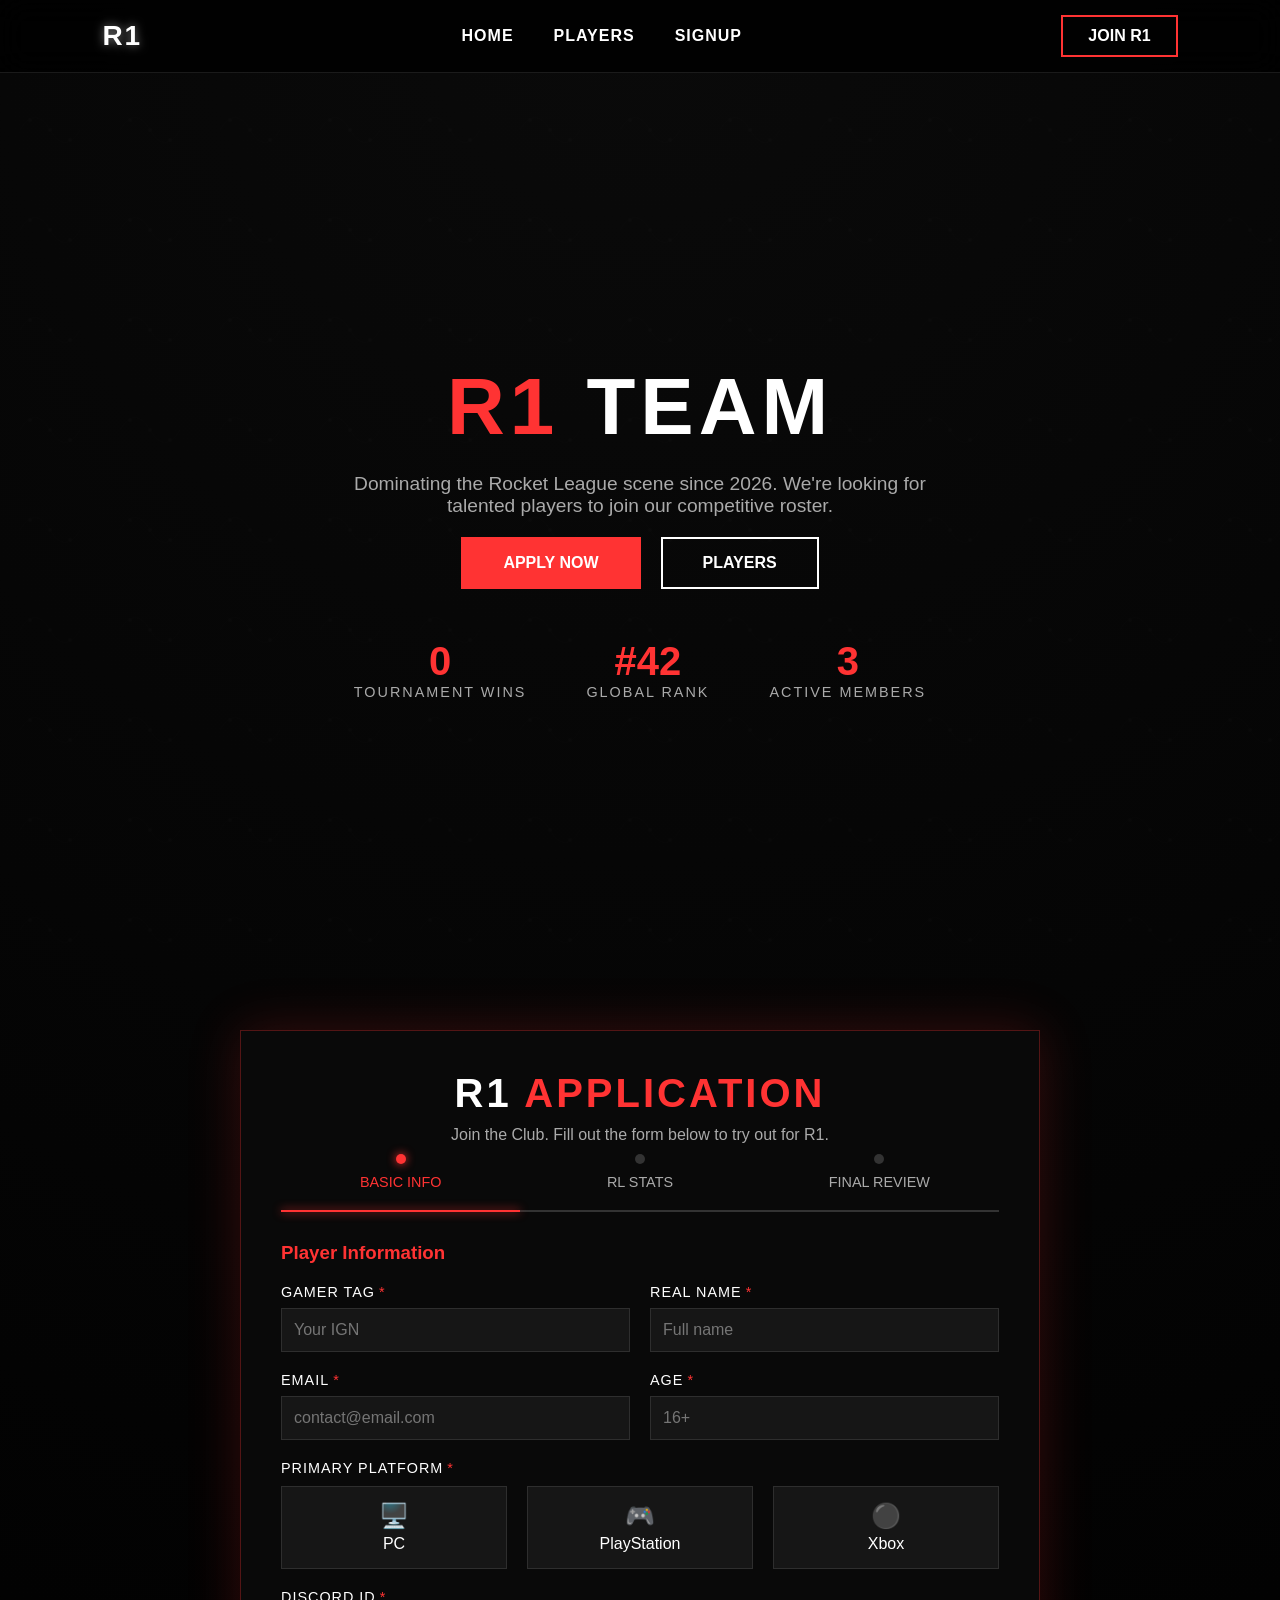
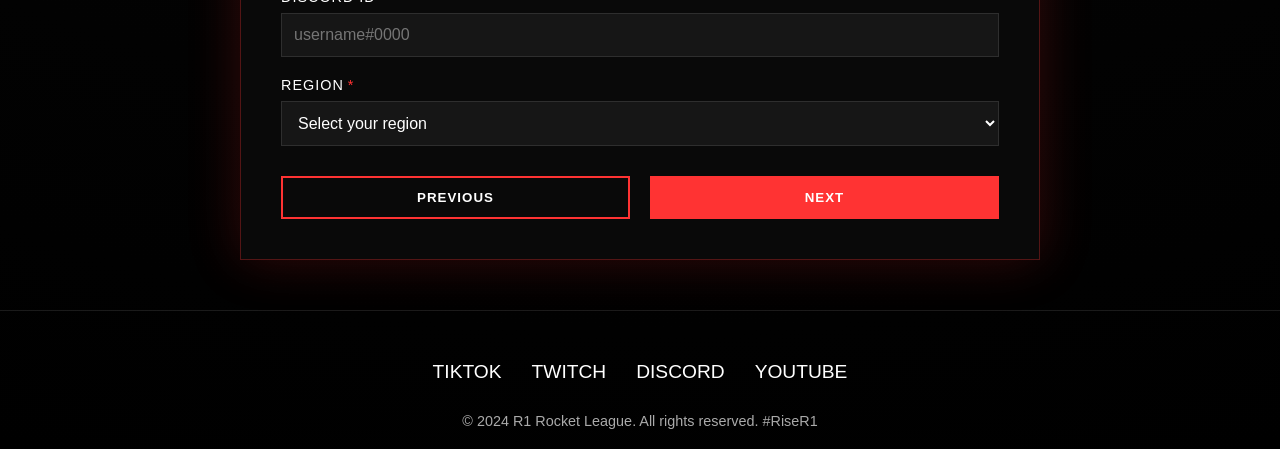
<file: index.html>
<!DOCTYPE html>
<html lang="en">
<head>
    <meta charset="UTF-8">
    <meta name="viewport" content="width=device-width, initial-scale=1.0">
    <title>R1 Rocket League | Elite Team</title>
    <style>
        * {
            margin: 0;
            padding: 0;
            box-sizing: border-box;
            font-family: 'Segoe UI', 'Arial', sans-serif;
        }

        body {
            background: radial-gradient(circle at top, #0a0a0a 0%, #000000 100%);
            color: white;
            overflow-x: hidden;
        }

        /* Custom Scrollbar */
        ::-webkit-scrollbar {
            width: 8px;
        }
        ::-webkit-scrollbar-track {
            background: #111;
        }
        ::-webkit-scrollbar-thumb {
            background: #333;
            border-radius: 4px;
        }
        ::-webkit-scrollbar-thumb:hover {
            background: #555;
        }

        /* NAVBAR (matching your style) */
        nav {
            display: flex;
            justify-content: space-between;
            align-items: center;
            padding: 15px 8%;
            backdrop-filter: blur(15px);
            background: rgba(0, 0, 0, 0.85);
            border-bottom: 1px solid rgba(255, 255, 255, 0.1);
            position: fixed;
            width: 100%;
            top: 0;
            z-index: 1000;
        }

        .logo {
            font-size: 28px;
            font-weight: 800;
            color: white;
            letter-spacing: 2px;
            text-shadow: 0 0 10px rgba(255,255,255,0.5);
        }
        
        .logo span {
            color: #ff3333;
            text-shadow: 0 0 15px rgba(255,51,51,0.5);
        }

        .nav-links {
            display: flex;
            list-style: none;
            gap: 40px;
        }

        .nav-links li {
            position: relative;
        }

        .nav-links a {
            text-decoration: none;
            color: white;
            font-weight: 600;
            letter-spacing: 1px;
            position: relative;
            padding: 5px 0;
            transition: 0.3s ease;
        }

        .nav-links a::after {
            content: '';
            position: absolute;
            width: 0%;
            height: 2px;
            background: #ff3333;
            left: 0;
            bottom: 0;
            transition: 0.4s ease;
        }

        .nav-links a:hover::after {
            width: 100%;
        }

        .nav-links a:hover {
            color: #ff3333;
        }

        .join-btn {
            padding: 10px 25px;
            border: 2px solid #ff3333;
            color: white;
            text-decoration: none;
            font-weight: bold;
            position: relative;
            overflow: hidden;
            transition: 0.4s ease;
            background: transparent;
            cursor: pointer;
        }

        .join-btn::before {
            content: '';
            position: absolute;
            width: 0%;
            height: 100%;
            background: #ff3333;
            left: 0;
            top: 0;
            z-index: -1;
            transition: 0.4s ease;
        }

        .join-btn:hover::before {
            width: 100%;
        }

        .join-btn:hover {
            color: white;
            box-shadow: 0 0 20px #ff3333;
        }

        .menu-toggle {
            display: none;
            font-size: 28px;
            color: white;
            cursor: pointer;
        }

        /* MAIN CONTENT */
        main {
            margin-top: 80px;
        }

        /* HERO SECTION */
        .hero {
            height: 100vh;
            display: flex;
            flex-direction: column;
            justify-content: center;
            align-items: center;
            text-align: center;
            position: relative;
            overflow: hidden;
        }

        .hero::before {
            content: '';
            position: absolute;
            width: 100%;
            height: 100%;
            background: url('data:image/svg+xml;utf8,<svg xmlns="http://www.w3.org/2000/svg" viewBox="0 0 100 100" opacity="0.1"><path d="M20,50 Q35,25 50,50 T80,50" stroke="white" fill="none" stroke-width="0.5"/><circle cx="50" cy="50" r="2" fill="white"/><circle cx="30" cy="40" r="2" fill="white"/><circle cx="70" cy="60" r="2" fill="white"/></svg>');
            background-size: 100px 100px;
            opacity: 0.1;
            animation: moveBg 20s linear infinite;
        }

        @keyframes moveBg {
            from { transform: translateY(0); }
            to { transform: translateY(-100px); }
        }

        .hero h1 {
            font-size: 5rem;
            font-weight: 900;
            text-transform: uppercase;
            letter-spacing: 5px;
            z-index: 1;
        }

        .hero h1 span {
            color: #ff3333;
            display: inline-block;
            animation: pulse 2s ease-in-out infinite;
        }

        @keyframes pulse {
            0%, 100% { text-shadow: 0 0 20px #ff3333; }
            50% { text-shadow: 0 0 50px #ff3333; }
        }

        .hero p {
            font-size: 1.2rem;
            color: #aaa;
            margin: 20px 0;
            max-width: 600px;
            z-index: 1;
        }

        .hero-btns {
            display: flex;
            gap: 20px;
            z-index: 1;
        }

        .hero-btn {
            padding: 15px 40px;
            text-decoration: none;
            font-weight: bold;
            border-radius: 0;
            transition: 0.3s;
            cursor: pointer;
        }

        .hero-btn.primary {
            background: #ff3333;
            color: white;
            border: 2px solid #ff3333;
        }

        .hero-btn.primary:hover {
            background: transparent;
            color: #ff3333;
            box-shadow: 0 0 30px #ff3333;
        }

        .hero-btn.secondary {
            border: 2px solid white;
            color: white;
            background: transparent;
        }

        .hero-btn.secondary:hover {
            background: white;
            color: black;
            box-shadow: 0 0 30px white;
        }

        /* Stats Bar */
        .stats-bar {
            display: flex;
            justify-content: center;
            gap: 60px;
            margin-top: 50px;
            z-index: 1;
        }

        .stat-item {
            text-align: center;
        }

        .stat-number {
            font-size: 2.5rem;
            font-weight: 800;
            color: #ff3333;
        }

        .stat-label {
            color: #aaa;
            text-transform: uppercase;
            font-size: 0.9rem;
            letter-spacing: 2px;
        }

        /* APPLICATION SECTION */
        .application-section {
            min-height: 100vh;
            display: flex;
            align-items: center;
            justify-content: center;
            padding: 50px 20px;
            position: relative;
        }

        .application-container {
            max-width: 800px;
            width: 100%;
            background: rgba(10, 10, 10, 0.95);
            border: 1px solid rgba(255, 51, 51, 0.3);
            box-shadow: 0 0 50px rgba(255, 51, 51, 0.2);
            padding: 40px;
            backdrop-filter: blur(10px);
        }

        .section-title {
            text-align: center;
            margin-bottom: 30px;
        }

        .section-title h2 {
            font-size: 2.5rem;
            text-transform: uppercase;
            letter-spacing: 3px;
        }

        .section-title h2 span {
            color: #ff3333;
        }

        .section-title p {
            color: #aaa;
            margin-top: 10px;
        }

        /* Progress Bar */
        .progress-container {
            margin-bottom: 30px;
        }

        .progress-steps {
            display: flex;
            justify-content: space-between;
            margin-bottom: 10px;
        }

        .step {
            flex: 1;
            text-align: center;
            color: #aaa;
            font-size: 0.9rem;
            position: relative;
        }

        .step.active {
            color: #ff3333;
        }

        .step::before {
            content: '';
            position: absolute;
            top: -20px;
            left: 50%;
            transform: translateX(-50%);
            width: 10px;
            height: 10px;
            background: #333;
            border-radius: 50%;
        }

        .step.active::before {
            background: #ff3333;
            box-shadow: 0 0 10px #ff3333;
        }

        .progress-bar {
            width: 100%;
            height: 2px;
            background: #333;
            position: relative;
            margin: 20px 0;
        }

        .progress-fill {
            height: 100%;
            background: #ff3333;
            width: 33.33%;
            transition: width 0.3s;
            box-shadow: 0 0 10px #ff3333;
        }

        /* Form Sections */
        .form-section {
            display: none;
        }

        .form-section.active-section {
            display: block;
        }

        .form-group {
            display: flex;
            gap: 20px;
            margin-bottom: 20px;
        }

        .form-group > div {
            flex: 1;
        }

        .form-control {
            margin-bottom: 20px;
        }

        label {
            display: block;
            margin-bottom: 8px;
            color: white;
            font-weight: 500;
            font-size: 0.9rem;
            text-transform: uppercase;
            letter-spacing: 1px;
        }

        label.required::after {
            content: "*";
            color: #ff3333;
            margin-left: 4px;
        }

        input, select, textarea {
            width: 100%;
            padding: 12px;
            background: rgba(255, 255, 255, 0.05);
            border: 1px solid rgba(255, 255, 255, 0.1);
            color: white;
            font-size: 1rem;
            transition: all 0.3s;
        }

        input:focus, select:focus, textarea:focus {
            outline: none;
            border-color: #ff3333;
            box-shadow: 0 0 15px rgba(255, 51, 51, 0.3);
            background: rgba(255, 51, 51, 0.05);
        }

        select option {
            background: #111;
            color: white;
        }

        /* Radio Group */
        .radio-group {
            display: flex;
            gap: 20px;
            flex-wrap: wrap;
        }

        .radio-group label {
            display: flex;
            align-items: center;
            gap: 8px;
            font-weight: normal;
            text-transform: none;
            cursor: pointer;
        }

        .radio-group input[type="radio"] {
            width: auto;
            accent-color: #ff3333;
        }

        /* Rank Selector */
        .rank-grid {
            display: grid;
            grid-template-columns: repeat(auto-fit, minmax(100px, 1fr));
            gap: 10px;
            margin-top: 10px;
        }

        .rank-btn {
            padding: 10px;
            background: rgba(255, 255, 255, 0.05);
            border: 1px solid rgba(255, 255, 255, 0.1);
            color: #aaa;
            cursor: pointer;
            transition: all 0.3s;
            text-align: center;
        }

        .rank-btn:hover {
            border-color: #ff3333;
            color: white;
        }

        .rank-btn.selected {
            background: #ff3333;
            border-color: #ff3333;
            color: white;
            box-shadow: 0 0 20px #ff3333;
        }

        /* Platform Icons */
        .platform-selector {
            display: flex;
            gap: 20px;
            margin-top: 10px;
        }

        .platform-option {
            flex: 1;
            text-align: center;
            padding: 15px;
            background: rgba(255, 255, 255, 0.05);
            border: 1px solid rgba(255, 255, 255, 0.1);
            cursor: pointer;
            transition: all 0.3s;
        }

        .platform-option:hover {
            border-color: #ff3333;
        }

        .platform-option.selected {
            background: #ff3333;
            border-color: #ff3333;
            box-shadow: 0 0 20px #ff3333;
        }

        .platform-option i {
            font-size: 1.5rem;
            display: block;
            margin-bottom: 5px;
        }

        /* Skills Tags */
        .skills-tags {
            display: flex;
            flex-wrap: wrap;
            gap: 10px;
            margin-top: 10px;
        }

        .skill-tag {
            padding: 8px 16px;
            background: rgba(255, 255, 255, 0.05);
            border: 1px solid rgba(255, 255, 255, 0.1);
            color: #aaa;
            cursor: pointer;
            transition: all 0.3s;
            border-radius: 20px;
        }

        .skill-tag:hover {
            border-color: #ff3333;
            color: white;
        }

        .skill-tag.selected {
            background: #ff3333;
            border-color: #ff3333;
            color: white;
            box-shadow: 0 0 15px #ff3333;
        }

        /* File Upload */
        .file-upload {
            border: 2px dashed rgba(255, 51, 51, 0.3);
            padding: 30px;
            text-align: center;
            cursor: pointer;
            transition: all 0.3s;
        }

        .file-upload:hover {
            border-color: #ff3333;
            background: rgba(255, 51, 51, 0.05);
        }

        .file-upload input {
            display: none;
        }

        .file-upload-label {
            display: flex;
            flex-direction: column;
            align-items: center;
            gap: 10px;
            color: #aaa;
        }

        .file-upload-label i {
            font-size: 2rem;
            color: #ff3333;
        }

        /* Navigation Buttons */
        .navigation {
            display: flex;
            justify-content: space-between;
            margin-top: 30px;
            gap: 20px;
        }

        .nav-btn {
            padding: 12px 30px;
            border: 2px solid #ff3333;
            background: transparent;
            color: white;
            font-weight: bold;
            cursor: pointer;
            transition: all 0.3s;
            text-transform: uppercase;
            letter-spacing: 1px;
            flex: 1;
        }

        .nav-btn:hover:not(:disabled) {
            background: #ff3333;
            box-shadow: 0 0 20px #ff3333;
        }

        .nav-btn:disabled {
            opacity: 0.5;
            cursor: not-allowed;
            border-color: #aaa;
        }

        .nav-btn.primary {
            background: #ff3333;
        }

        .nav-btn.primary:hover {
            background: transparent;
        }

        /* Review Section */
        .review-item {
            background: rgba(255, 255, 255, 0.05);
            padding: 20px;
            margin-bottom: 20px;
            border-left: 3px solid #ff3333;
        }

        .review-item h3 {
            color: #ff3333;
            margin-bottom: 15px;
            font-size: 1.2rem;
        }

        .review-item p {
            color: #aaa;
            margin-bottom: 5px;
        }

        .review-item strong {
            color: white;
        }

        /* Checkbox */
        .checkbox-group {
            margin: 20px 0;
        }

        .checkbox-group label {
            display: flex;
            align-items: center;
            gap: 10px;
            text-transform: none;
            cursor: pointer;
        }

        .checkbox-group input[type="checkbox"] {
            width: auto;
            accent-color: #ff3333;
        }

        /* Footer */
        footer {
            padding: 50px 8% 20px;
            border-top: 1px solid rgba(255, 255, 255, 0.1);
            text-align: center;
        }

        .social-links {
            display: flex;
            justify-content: center;
            gap: 30px;
            margin-bottom: 30px;
        }

        .social-link {
            color: white;
            text-decoration: none;
            font-size: 1.2rem;
            transition: 0.3s;
        }

        .social-link:hover {
            color: #ff3333;
            text-shadow: 0 0 10px #ff3333;
        }

        .copyright {
            color: #aaa;
            font-size: 0.9rem;
        }

        /* Success Modal */
        .modal {
            display: none;
            position: fixed;
            top: 0;
            left: 0;
            width: 100%;
            height: 100%;
            background: rgba(0, 0, 0, 0.9);
            justify-content: center;
            align-items: center;
            z-index: 2000;
        }

        .modal.active {
            display: flex;
        }

        .modal-content {
            background: #111;
            border: 1px solid #ff3333;
            padding: 40px;
            max-width: 400px;
            text-align: center;
            animation: modalPulse 0.5s;
        }

        @keyframes modalPulse {
            0% { transform: scale(0.8); opacity: 0; }
            100% { transform: scale(1); opacity: 1; }
        }

        .modal-content i {
            font-size: 4rem;
            color: #ff3333;
            margin-bottom: 20px;
        }

        .modal-content h3 {
            font-size: 2rem;
            margin-bottom: 10px;
            color: #ff3333;
        }

        .modal-content p {
            color: #aaa;
            margin-bottom: 20px;
        }

        .modal-close {
            padding: 10px 30px;
            background: #ff3333;
            border: none;
            color: white;
            font-weight: bold;
            cursor: pointer;
            transition: 0.3s;
        }

        .modal-close:hover {
            box-shadow: 0 0 20px #ff3333;
        }

        /* Responsive */
        @media (max-width: 900px) {
            .nav-links {
                position: absolute;
                top: 70px;
                right: -100%;
                flex-direction: column;
                background: rgba(0, 0, 0, 0.95);
                width: 250px;
                padding: 30px;
                gap: 30px;
                transition: 0.4s ease;
                border-left: 1px solid rgba(255, 51, 51, 0.3);
                backdrop-filter: blur(10px);
            }

            .nav-links.active {
                right: 0;
            }

            .menu-toggle {
                display: block;
            }

            .hero h1 {
                font-size: 3rem;
            }

            .form-group {
                flex-direction: column;
            }

            .stats-bar {
                flex-direction: column;
                gap: 20px;
            }

            .application-container {
                padding: 20px;
            }
        }

        @media (max-width: 480px) {
            .hero h1 {
                font-size: 2rem;
            }

            .hero-btns {
                flex-direction: column;
            }

            .rank-grid {
                grid-template-columns: repeat(3, 1fr);
            }
        }
    </style>
</head>
<body>
    <!-- Navigation (matching your style) -->
    <nav>
        <div class="logo">
            R1<span></span>
        </div>

        <ul class="nav-links" id="navLinks">
            <li><a href="#home">HOME</a></li>
            <li><a href="players.html">PLAYERS</a></li>
            <li><a href="Signup.html">SIGNUP</a></li>
        </ul>

        <a href="https://discord.gg/a34WbxKfKx" class="join-btn">JOIN R1</a>

        <div class="menu-toggle" onclick="toggleMenu()">☰</div>
    </nav>

    <main>
        <!-- Hero Section -->
        <section class="hero" id="home">
            <h1> <span>R1</span> TEAM</h1>
            <p>Dominating the Rocket League scene since 2026. We're looking for talented players to join our competitive roster.</p>
            
            <div class="hero-btns">
                <a href="#apply" class="hero-btn primary">APPLY NOW</a>
                <a href="players.html" class="hero-btn secondary">PLAYERS</a>
            </div>

            <div class="stats-bar">
                <div class="stat-item">
                    <div class="stat-number">0</div>
                    <div class="stat-label">TOURNAMENT WINS</div>
                </div>
                <div class="stat-item">
                    <div class="stat-number">#42</div>
                    <div class="stat-label">GLOBAL RANK</div>
                </div>
                <div class="stat-item">
                    <div class="stat-number">3</div>
                    <div class="stat-label">ACTIVE MEMBERS</div>
                </div>
            </div>
        </section>

        <!-- Application Section -->
        <section class="application-section" id="apply">
            <div class="application-container">
                <div class="section-title">
                    <h2>R1 <span>APPLICATION</span></h2>
                    <p>Join the Club. Fill out the form below to try out for R1.</p>
                </div>

                <!-- Progress Bar -->
                <div class="progress-container">
                    <div class="progress-steps">
                        <div class="step active" id="step1-indicator">BASIC INFO</div>
                        <div class="step" id="step2-indicator">RL STATS</div>
                        <div class="step" id="step3-indicator">FINAL REVIEW</div>
                    </div>
                    <div class="progress-bar">
                        <div class="progress-fill" id="progressFill" style="width: 33.33%"></div>
                    </div>
                </div>

                <!-- Application Form -->
                <form id="applicationForm">
                    <!-- Section 1: Basic Info -->
                    <section id="section1" class="form-section active-section">
                        <h3 style="color: #ff3333; margin-bottom: 20px;">Player Information</h3>
                        
                        <div class="form-group">
                            <div>
                                <label for="firstName" class="required">Gamer Tag</label>
                                <input type="text" id="firstName" placeholder="Your IGN" required>
                            </div>
                            <div>
                                <label for="lastName" class="required">Real Name</label>
                                <input type="text" id="lastName" placeholder="Full name" required>
                            </div>
                        </div>

                        <div class="form-group">
                            <div>
                                <label for="email" class="required">Email</label>
                                <input type="email" id="email" placeholder="contact@email.com" required>
                            </div>
                            <div>
                                <label for="age" class="required">Age</label>
                                <input type="number" id="age" placeholder="16+" required min="16">
                            </div>
                        </div>

                        <div class="form-control">
                            <label class="required">Primary Platform</label>
                            <div class="platform-selector">
                                <div class="platform-option" onclick="selectPlatform('pc')" id="platform-pc">
                                                    <span style="display: block; font-size: 1.5rem; margin-bottom: 5px;">🖥️</span>
                                    PC
                                </div>
                                <div class="platform-option" onclick="selectPlatform('ps')" id="platform-ps">
                                    <span style="display: block; font-size: 1.5rem; margin-bottom: 5px;">🎮</span>
                                    PlayStation
                                </div>
                                <div class="platform-option" onclick="selectPlatform('xbox')" id="platform-xbox">
                                    <span style="display: block; font-size: 1.5rem; margin-bottom: 5px;">⚫</span>
                                    Xbox
                                </div>
                            </div>
                            <input type="hidden" id="platform" name="platform">
                        </div>

                        <div class="form-control">
                            <label for="discord" class="required">Discord ID</label>
                            <input type="text" id="discord" placeholder="username#0000" required>
                        </div>

                        <div class="form-control">
                            <label class="required">Region</label>
                            <select id="region" required>
                                <option value="">Select your region</option>
                                <option value="NA-East">NA East</option>
                                <option value="NA-West">NA West</option>
                                <option value="EU">Europe</option>
                                <option value="OCE">Oceania</option>
                                <option value="SAM">South America</option>
                                <option value="Asia">Asia</option>
                            </select>
                        </div>
                    </section>

                    <!-- Section 2: RL Stats -->
                    <section id="section2" class="form-section">
                        <h3 style="color: #ff3333; margin-bottom: 20px;">Rocket League Stats</h3>
                        
                        <div class="form-group">
                            <div>
                                <label for="rank" class="required">Current Rank (2v2)</label>
                                <select id="rank" required>
                                    <option value="">Select rank</option>
                                    <option value="bronze">Bronze</option>
                                    <option value="silver">Silver</option>
                                    <option value="gold">Gold</option>
                                    <option value="plat">Platinum</option>
                                    <option value="diamond">Diamond</option>
                                    <option value="champ">Champion</option>
                                    <option value="gc">Grand Champion</option>
                                    <option value="ssl">Supersonic Legend</option>
                                </select>
                            </div>
                            <div>
                                <label for="hours" class="required">Total Hours</label>
                                <input type="number" id="hours" placeholder="e.g., 1000" required>
                            </div>
                        </div>

                        <div class="form-control">
                            <label class="required">Primary Role</label>
                            <div class="radio-group">
                                <label>
                                    <input type="radio" name="role" value="1s" required> 1s Main
                                </label>
                                <label>
                                    <input type="radio" name="role" value="2s"> 2s Main
                                </label>
                                <label>
                                    <input type="radio" name="role" value="3s"> 3s Main
                                </label>
                                <label>
                                    <input type="radio" name="role" value="flex"> Flexible
                                </label>
                            </div>
                        </div>

                        <div class="form-control">
                            <label class="required">Play Style</label>
                            <div class="skills-tags" id="playstyleContainer">
                                <span class="skill-tag" data-skill="Aggressive">Aggressive</span>
                                <span class="skill-tag" data-skill="Defensive">Defensive</span>
                                <span class="skill-tag" data-skill="Passing">Passing</span>
                                <span class="skill-tag" data-skill="Mechanical">Mechanical</span>
                                <span class="skill-tag" data-skill="Rotational">Rotational</span>
                                <span class="skill-tag" data-skill="Demo">Demo Heavy</span>
                                <span class="skill-tag" data-skill="Air">Air Specialist</span>
                                <span class="skill-tag" data-skill="Ground">Ground Specialist</span>
                            </div>
                            <input type="hidden" id="selectedPlaystyle" name="playstyle">
                        </div>

                        <div class="form-control">
                            <label for="tournaments">Tournament Experience</label>
                            <textarea id="tournaments" rows="3" placeholder="List any tournaments you've played in and results..."></textarea>
                        </div>

                        <div class="form-control">
                            <label for="rlTracker">RL Tracker Link</label>
                            <input type="url" id="rlTracker" placeholder="https://rocketleague.tracker.network/...">
                        </div>

                        <div class="form-control">
                            <label>Replay/Clip (Optional)</label>
                            <div class="file-upload" id="fileUpload">
                                <input type="file" id="clip" accept=".mp4,.webm,.gif">
                                <div class="file-upload-label">
                                    <span style="font-size: 2rem;">🎬</span>
                                    <span>Upload a highlight clip</span>
                                    <span style="font-size: 0.8rem;">MP4, WebM up to 50MB</span>
                                </div>
                            </div>
                        </div>
                    </section>

                    <!-- Section 3: Review & Submit -->
                    <section id="section3" class="form-section">
                        <h3 style="color: #ff3333; margin-bottom: 20px;">Review Application</h3>
                        
                        <div id="reviewContent">
                            <!-- Review will be populated by JS -->
                        </div>

                        <div class="checkbox-group">
                            <label>
                                <input type="checkbox" name="terms" required>
                                I confirm that all information provided is accurate
                            </label>
                        </div>

                        <div class="checkbox-group">
                            <label>
                                <input type="checkbox" name="rules" required>
                                I have read and agree to the R1 team rules
                            </label>
                        </div>

                        <div class="checkbox-group">
                            <label>
                                <input type="checkbox" name="contact" required>
                                I consent to being contacted via Discord/Email for tryouts
                            </label>
                        </div>
                    </section>

                    <!-- Navigation Buttons -->
                    <div class="navigation">
                        <button type="button" class="nav-btn" id="prevBtn" onclick="navigate(-1)">PREVIOUS</button>
                        <button type="button" class="nav-btn primary" id="nextBtn" onclick="navigate(1)">NEXT</button>
                        <button type="submit" class="nav-btn primary" id="submitBtn" style="display: none;">SUBMIT</button>
                    </div>
                </form>
            </div>
        </section>

        <!-- Footer -->
        <footer>
            <div class="social-links">
                <a href="https://www.tiktok.com/@ability.tn" class="social-link">TIKTOK</a>
                <a href="https://www.twitch.tv/r1_team01" class="social-link">TWITCH</a>
                <a href="https://discord.gg/a34WbxKfKx" class="social-link">DISCORD</a>
                <a href="http://www.youtube.com/@R1_Team11" class="social-link">YOUTUBE</a>
            </div>
            <div class="copyright">
                © 2024 R1 Rocket League. All rights reserved. #RiseR1
            </div>
        </footer>
    </main>

    <!-- Success Modal -->
    <div id="successModal" class="modal">
        <div class="modal-content">
            <span style="font-size: 4rem; color: #ff3333; display: block; margin-bottom: 20px;">⚽</span>
            <h3>APPLICATION SENT!</h3>
            <p>Your application has been submitted to R1 leadership. We'll contact you on Discord within 48 hours for tryouts.</p>
            <button class="modal-close" onclick="closeModal()">RISE UP</button>
        </div>
    </div>

    <script>
        // Mobile menu toggle
        function toggleMenu() {
            document.getElementById("navLinks").classList.toggle("active");
        }

        // Form state
        let currentStep = 1;
        const totalSteps = 3;
        let selectedPlaystyle = [];
        let selectedPlatform = '';

        // Platform selection
        function selectPlatform(platform) {
            // Remove selected class from all platforms
            document.querySelectorAll('.platform-option').forEach(opt => {
                opt.classList.remove('selected');
            });
            
            // Add selected class to clicked platform
            document.getElementById(`platform-${platform}`).classList.add('selected');
            selectedPlatform = platform;
            document.getElementById('platform').value = platform;
        }

        // Playstyle tags
        document.querySelectorAll('.skill-tag').forEach(tag => {
            tag.addEventListener('click', function() {
                const skill = this.dataset.skill;
                this.classList.toggle('selected');
                
                if (this.classList.contains('selected')) {
                    selectedPlaystyle.push(skill);
                } else {
                    selectedPlaystyle = selectedPlaystyle.filter(s => s !== skill);
                }
                
                document.getElementById('selectedPlaystyle').value = selectedPlaystyle.join(',');
            });
        });

        // File upload
        const fileUpload = document.getElementById('fileUpload');
        const fileInput = document.getElementById('clip');

        if (fileUpload) {
            fileUpload.addEventListener('click', () => fileInput.click());
            
            fileUpload.addEventListener('dragover', (e) => {
                e.preventDefault();
                fileUpload.style.borderColor = '#ff3333';
            });

            fileUpload.addEventListener('dragleave', () => {
                fileUpload.style.borderColor = 'rgba(255, 51, 51, 0.3)';
            });

            fileUpload.addEventListener('drop', (e) => {
                e.preventDefault();
                fileUpload.style.borderColor = 'rgba(255, 51, 51, 0.3)';
                
                if (e.dataTransfer.files.length > 0) {
                    fileInput.files = e.dataTransfer.files;
                    updateFileLabel(e.dataTransfer.files[0].name);
                }
            });

            fileInput.addEventListener('change', function() {
                if (this.files.length > 0) {
                    updateFileLabel(this.files[0].name);
                }
            });
        }

        function updateFileLabel(filename) {
            const label = document.querySelector('.file-upload-label span:first-of-type + span');
            if (label) {
                label.textContent = `Selected: ${filename}`;
            }
        }

        // Navigation
        function navigate(direction) {
            if (direction > 0) {
                if (!validateSection(currentStep)) {
                    alert('Please fill in all required fields!');
                    return;
                }
                
                if (currentStep < totalSteps) {
                    currentStep++;
                    updateSections();
                }
            } else {
                if (currentStep > 1) {
                    currentStep--;
                    updateSections();
                }
            }
        }

        function validateSection(step) {
            if (step === 1) {
                return document.getElementById('firstName').value &&
                       document.getElementById('lastName').value &&
                       document.getElementById('email').value &&
                       document.getElementById('age').value &&
                       document.getElementById('discord').value &&
                       document.getElementById('region').value &&
                       selectedPlatform;
            } else if (step === 2) {
                return document.getElementById('rank').value &&
                       document.getElementById('hours').value &&
                       document.querySelector('input[name="role"]:checked') &&
                       selectedPlaystyle.length > 0;
            }
            return true;
        }

        function updateSections() {
            // Hide all sections
            document.querySelectorAll('.form-section').forEach(section => {
                section.classList.remove('active-section');
            });
            
            // Show current section
            document.getElementById(`section${currentStep}`).classList.add('active-section');
            
            // Update progress
            const progressPercent = (currentStep / totalSteps) * 100;
            document.getElementById('progressFill').style.width = `${progressPercent}%`;
            
            // Update step indicators
            document.querySelectorAll('.step').forEach((step, index) => {
                if (index + 1 <= currentStep) {
                    step.classList.add('active');
                } else {
                    step.classList.remove('active');
                }
            });
            
            // Update buttons
            const prevBtn = document.getElementById('prevBtn');
            const nextBtn = document.getElementById('nextBtn');
            const submitBtn = document.getElementById('submitBtn');
            
            if (currentStep === 1) {
                prevBtn.style.display = 'none';
            } else {
                prevBtn.style.display = 'block';
            }
            
            if (currentStep === totalSteps) {
                nextBtn.style.display = 'none';
                submitBtn.style.display = 'block';
                updateReview();
            } else {
                nextBtn.style.display = 'block';
                submitBtn.style.display = 'none';
            }
        }

        function updateReview() {
            const reviewContent = document.getElementById('reviewContent');
            
            reviewContent.innerHTML = `
                <div class="review-item">
                    <h3>PLAYER INFO</h3>
                    <p><strong>Gamer Tag:</strong> ${document.getElementById('firstName').value}</p>
                    <p><strong>Name:</strong> ${document.getElementById('lastName').value}</p>
                    <p><strong>Email:</strong> ${document.getElementById('email').value}</p>
                    <p><strong>Age:</strong> ${document.getElementById('age').value}</p>
                    <p><strong>Platform:</strong> ${selectedPlatform.toUpperCase()}</p>
                    <p><strong>Discord:</strong> ${document.getElementById('discord').value}</p>
                    <p><strong>Region:</strong> ${document.getElementById('region').value}</p>
                </div>
                <div class="review-item">
                    <h3>RL STATS</h3>
                    <p><strong>Rank:</strong> ${document.getElementById('rank').value}</p>
                    <p><strong>Hours:</strong> ${document.getElementById('hours').value}</p>
                    <p><strong>Role:</strong> ${document.querySelector('input[name="role"]:checked')?.value}</p>
                    <p><strong>Playstyle:</strong> ${selectedPlaystyle.join(', ')}</p>
                    <p><strong>Tournaments:</strong> ${document.getElementById('tournaments').value || 'None listed'}</p>
                </div>
            `;
        }

        // Form submission
        document.getElementById('applicationForm').addEventListener('submit', function(e) {
            e.preventDefault();
            
            if (!document.querySelector('input[name="terms"]:checked') ||
                !document.querySelector('input[name="rules"]:checked') ||
                !document.querySelector('input[name="contact"]:checked')) {
                alert('Please agree to all terms and conditions');
                return;
            }
            
            // Collect all data
            const applicationData = {
                gamerTag: document.getElementById('firstName').value,
                realName: document.getElementById('lastName').value,
                email: document.getElementById('email').value,
                age: document.getElementById('age').value,
                platform: selectedPlatform,
                discord: document.getElementById('discord').value,
                region: document.getElementById('region').value,
                rank: document.getElementById('rank').value,
                hours: document.getElementById('hours').value,
                role: document.querySelector('input[name="role"]:checked')?.value,
                playstyle: selectedPlaystyle,
                tournaments: document.getElementById('tournaments').value,
                rlTracker: document.getElementById('rlTracker').value
            };
            
            console.log('R1 Application:', applicationData);
            
            // Show success modal
            document.getElementById('successModal').classList.add('active');
            
            // Reset form (optional)
            setTimeout(() => {
                window.location.hash = '#home';
            }, 3000);
        });

        function closeModal() {
            document.getElementById('successModal').classList.remove('active');
            // Reset form and go to home
            window.location.hash = '#home';
            location.reload(); // Simple reset for demo
        }

        // Smooth scroll for nav links
        document.querySelectorAll('a[href^="#"]').forEach(anchor => {
            anchor.addEventListener('click', function (e) {
                e.preventDefault();
                const target = document.querySelector(this.getAttribute('href'));
                if (target) {
                    target.scrollIntoView({ behavior: 'smooth' });
                }
                // Close mobile menu if open
                document.getElementById('navLinks').classList.remove('active');
            });
        });

        // Close modal with Escape key
        document.addEventListener('keydown', function(e) {
            if (e.key === 'Escape') {
                closeModal();
            }
        });
    </script>
</body>
</html>
</file>
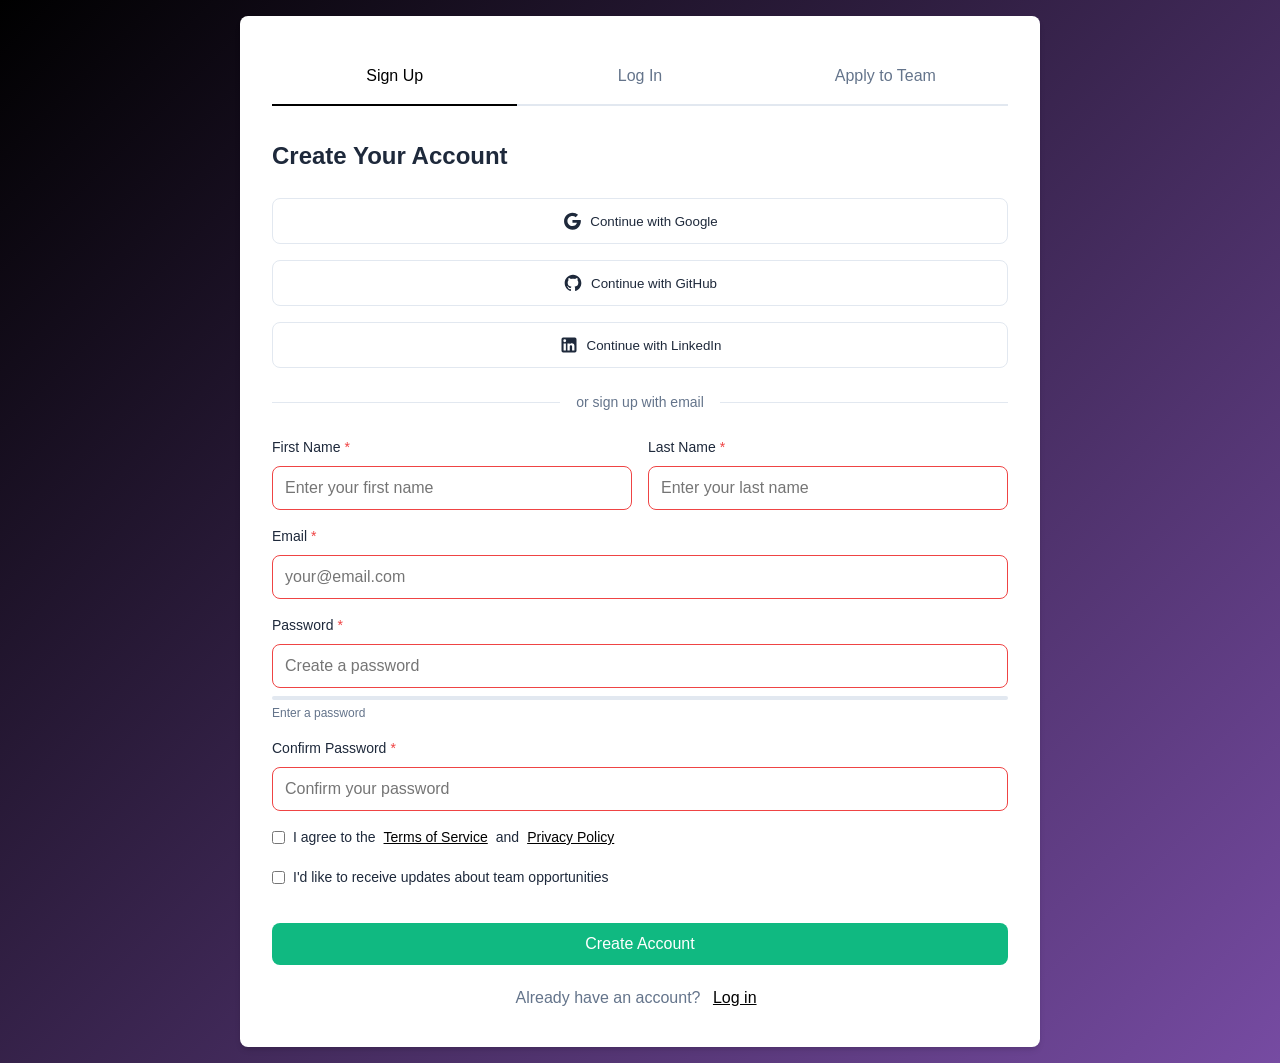
<file: Signup.html>
<!DOCTYPE html>
<html lang="en">
<head>
    <meta charset="UTF-8">
    <meta name="viewport" content="width=device-width, initial-scale=1.0">
    <title>Team Application & Sign Up</title>
    <style>
        /* Modern CSS Reset and Variables */
        * {
            margin: 0;
            padding: 0;
            box-sizing: border-box;
        }

        :root {
            --primary-color: #000000;
            --primary-hover: #000000;
            --secondary-color: #64748b;
            --background: #f8fafc;
            --surface: #ffffff;
            --text-primary: #1e293b;
            --text-secondary: #64748b;
            --border: #e2e8f0;
            --error: #ef4444;
            --success: #10b981;
            --shadow: 0 4px 6px -1px rgb(0 0 0 / 0.1), 0 2px 4px -2px rgb(0 0 0 / 0.1);
            --radius: 0.5rem;
        }

        body {
            font-family: -apple-system, BlinkMacSystemFont, 'Segoe UI', Roboto, 'Helvetica Neue', sans-serif;
            background: linear-gradient(135deg, #000000 0%, #764ba2 100%);
            min-height: 100vh;
            display: flex;
            justify-content: center;
            align-items: center;
            padding: 1rem;
            line-height: 1.5;
        }

        .form-container {
            max-width: 800px;
            width: 100%;
            background: var(--surface);
            border-radius: var(--radius);
            box-shadow: var(--shadow);
            padding: 2rem;
        }

        /* Tab Navigation */
        .tab-container {
            display: flex;
            margin-bottom: 2rem;
            border-bottom: 2px solid var(--border);
        }

        .tab {
            flex: 1;
            padding: 1rem;
            text-align: center;
            cursor: pointer;
            font-weight: 500;
            color: var(--text-secondary);
            transition: all 0.2s;
            position: relative;
        }

        .tab:hover {
            color: var(--primary-color);
        }

        .tab.active {
            color: var(--primary-color);
        }

        .tab.active::after {
            content: '';
            position: absolute;
            bottom: -2px;
            left: 0;
            right: 0;
            height: 2px;
            background: var(--primary-color);
        }

        /* Tab Content */
        .tab-content {
            display: none;
        }

        .tab-content.active-content {
            display: block;
        }

        /* Progress Bar */
        .progress-container {
            margin-bottom: 2rem;
        }

        .progress-bar {
            width: 100%;
            height: 0.5rem;
            background: var(--border);
            border-radius: 1rem;
            overflow: hidden;
        }

        .progress-fill {
            height: 100%;
            background: var(--primary-color);
            transition: width 0.3s ease;
            border-radius: 1rem;
        }

        .progress-steps {
            display: flex;
            justify-content: space-between;
            margin-top: 0.5rem;
            font-size: 0.875rem;
            color: var(--text-secondary);
        }

        .step {
            display: flex;
            flex-direction: column;
            align-items: center;
            gap: 0.25rem;
        }

        .step.active {
            color: var(--primary-color);
            font-weight: 500;
        }

        /* Form Sections */
        .form-section {
            display: none;
        }

        .form-section.active-section {
            display: block;
        }

        /* Typography */
        h2 {
            color: var(--text-primary);
            margin-bottom: 1.5rem;
            font-size: 1.5rem;
            font-weight: 600;
        }

        h3 {
            color: var(--text-primary);
            margin: 1.5rem 0 1rem;
            font-size: 1.25rem;
            font-weight: 500;
        }

        /* Form Groups and Layout */
        .form-group {
            display: flex;
            flex-wrap: wrap;
            gap: 1rem;
            margin-bottom: 1rem;
        }

        .form-group > div {
            flex: 1 1 calc(50% - 0.5rem);
            min-width: 200px;
        }

        /* Form Controls */
        .form-control {
            margin-bottom: 1rem;
        }

        label {
            display: block;
            margin-bottom: 0.5rem;
            color: var(--text-primary);
            font-weight: 500;
            font-size: 0.875rem;
        }

        label.required::after {
            content: "*";
            color: var(--error);
            margin-left: 0.25rem;
        }

        input, select, textarea {
            width: 100%;
            padding: 0.75rem;
            border: 1px solid var(--border);
            border-radius: var(--radius);
            font-size: 1rem;
            transition: all 0.2s;
            background: var(--surface);
        }

        input:focus, select:focus, textarea:focus {
            outline: none;
            border-color: var(--primary-color);
            box-shadow: 0 0 0 3px rgba(37, 99, 235, 0.1);
        }

        input:invalid, select:invalid, textarea:invalid {
            border-color: var(--error);
        }

        /* Password Strength Meter */
        .password-strength {
            margin-top: 0.5rem;
            height: 0.25rem;
            background: var(--border);
            border-radius: 1rem;
            overflow: hidden;
        }

        .strength-bar {
            height: 100%;
            width: 0;
            transition: all 0.3s;
        }

        .strength-text {
            font-size: 0.75rem;
            margin-top: 0.25rem;
            color: var(--text-secondary);
        }

        .strength-weak { background: var(--error); width: 33.33%; }
        .strength-medium { background: #f59e0b; width: 66.66%; }
        .strength-strong { background: var(--success); width: 100%; }

        /* Radio and Checkbox Groups */
        .radio-group {
            display: flex;
            gap: 1.5rem;
            flex-wrap: wrap;
            padding: 0.5rem 0;
        }

        .radio-group label {
            display: inline-flex;
            align-items: center;
            gap: 0.5rem;
            font-weight: 400;
            margin-bottom: 0;
        }

        .radio-group input[type="radio"] {
            width: auto;
            margin-right: 0;
        }

        .checkbox-group {
            margin: 1rem 0;
        }

        .checkbox-group label {
            display: inline-flex;
            align-items: center;
            gap: 0.5rem;
            font-weight: 400;
            margin-bottom: 0;
        }

        .checkbox-group input[type="checkbox"] {
            width: auto;
        }

        /* Skills Tags */
        .skills-tags {
            display: flex;
            flex-wrap: wrap;
            gap: 0.5rem;
            margin-top: 0.5rem;
        }

        .skill-tag {
            background: var(--background);
            border: 1px solid var(--border);
            border-radius: 2rem;
            padding: 0.5rem 1rem;
            cursor: pointer;
            transition: all 0.2s;
            font-size: 0.875rem;
        }

        .skill-tag:hover {
            background: var(--primary-color);
            color: white;
            border-color: var(--primary-color);
        }

        .skill-tag.selected {
            background: var(--primary-color);
            color: white;
            border-color: var(--primary-color);
        }

        /* File Upload */
        .file-upload {
            border: 2px dashed var(--border);
            border-radius: var(--radius);
            padding: 2rem;
            text-align: center;
            cursor: pointer;
            transition: all 0.2s;
        }

        .file-upload:hover {
            border-color: var(--primary-color);
            background: rgba(37, 99, 235, 0.05);
        }

        .file-upload input {
            display: none;
        }

        .file-upload-label {
            display: flex;
            flex-direction: column;
            align-items: center;
            gap: 0.5rem;
            color: var(--text-secondary);
        }

        /* Social Login Buttons */
        .social-login {
            display: flex;
            flex-direction: column;
            gap: 1rem;
            margin: 1.5rem 0;
        }

        .social-btn {
            display: flex;
            align-items: center;
            justify-content: center;
            gap: 0.5rem;
            padding: 0.75rem;
            border: 1px solid var(--border);
            border-radius: var(--radius);
            background: var(--surface);
            color: var(--text-primary);
            font-weight: 500;
            cursor: pointer;
            transition: all 0.2s;
        }

        .social-btn:hover {
            background: var(--background);
            border-color: var(--text-secondary);
        }

        .social-btn.google:hover { border-color: #DB4437; color: #DB4437; }
        .social-btn.github:hover { border-color: #333; color: #333; }
        .social-btn.linkedin:hover { border-color: #0077B5; color: #0077B5; }

        .divider {
            display: flex;
            align-items: center;
            text-align: center;
            margin: 1.5rem 0;
            color: var(--text-secondary);
        }

        .divider::before,
        .divider::after {
            content: '';
            flex: 1;
            border-bottom: 1px solid var(--border);
        }

        .divider span {
            padding: 0 1rem;
            font-size: 0.875rem;
        }

        /* Navigation Buttons */
        .navigation {
            display: flex;
            justify-content: space-between;
            margin-top: 2rem;
            padding-top: 1rem;
            border-top: 1px solid var(--border);
        }

        .btn {
            padding: 0.75rem 1.5rem;
            border: none;
            border-radius: var(--radius);
            font-size: 1rem;
            font-weight: 500;
            cursor: pointer;
            transition: all 0.2s;
        }

        .btn-primary {
            background: var(--primary-color);
            color: white;
        }

        .btn-primary:hover {
            background: var(--primary-hover);
            transform: translateY(-1px);
        }

        .btn-secondary {
            background: var(--background);
            color: var(--text-primary);
            border: 1px solid var(--border);
        }

        .btn-secondary:hover {
            background: var(--border);
        }

        .btn-success {
            background: var(--success);
            color: white;
            width: 100%;
            margin-top: 1rem;
        }

        .btn-success:hover {
            opacity: 0.9;
            transform: translateY(-1px);
        }

        .btn-link {
            background: none;
            color: var(--primary-color);
            padding: 0.5rem;
            text-decoration: underline;
        }

        .btn-link:hover {
            color: var(--primary-hover);
        }

        /* Review Section */
        .review-item {
            background: var(--background);
            border-radius: var(--radius);
            padding: 1rem;
            margin-bottom: 1rem;
        }

        .review-item h3 {
            color: var(--text-primary);
            font-size: 1rem;
            margin-bottom: 0.5rem;
        }

        .review-item p {
            color: var(--text-secondary);
            margin-left: 1rem;
        }

        /* Error Messages */
        .error-message {
            color: var(--error);
            font-size: 0.875rem;
            margin-top: 0.25rem;
        }

        /* Success Message */
        .success-message {
            text-align: center;
            padding: 2rem;
        }

        .success-icon {
            width: 4rem;
            height: 4rem;
            background: var(--success);
            color: white;
            border-radius: 50%;
            display: flex;
            align-items: center;
            justify-content: center;
            margin: 0 auto 1rem;
            font-size: 2rem;
        }

        /* Responsive Design */
        @media (max-width: 640px) {
            .form-container {
                padding: 1rem;
            }

            .form-group > div {
                flex: 1 1 100%;
            }

            .radio-group {
                flex-direction: column;
                gap: 0.5rem;
            }

            .tab {
                padding: 0.75rem 0.5rem;
                font-size: 0.875rem;
            }
        }
    </style>
</head>
<body>
    <div class="form-container">
        <!-- Tab Navigation -->
        <div class="tab-container">
            <div class="tab active" onclick="switchTab('signup')" id="tab-signup">Sign Up</div>
            <div class="tab" onclick="switchTab('login')" id="tab-login">Log In</div>
            <div class="tab" onclick="switchTab('apply')" id="tab-apply">Apply to Team</div>
        </div>

        <!-- Sign Up Tab Content -->
        <div id="signup-content" class="tab-content active-content">
            <h2>Create Your Account</h2>
            
            <!-- Social Login Options -->
            <div class="social-login">
                <button class="social-btn google" onclick="socialLogin('google')">
                    <svg width="20" height="20" viewBox="0 0 24 24">
                        <path fill="currentColor" d="M12.545 10.239v3.821h5.445c-0.712 2.315-2.647 3.972-5.445 3.972-3.332 0-6.033-2.701-6.033-6.032s2.701-6.032 6.033-6.032c1.498 0 2.866 0.549 3.921 1.453l2.814-2.814c-1.789-1.572-4.061-2.427-6.735-2.427-5.565 0-10.085 4.52-10.085 10.085s4.52 10.085 10.085 10.085c8.396 0 10.085-7.843 10.085-9.831 0-0.565-0.047-1.161-0.151-1.726l-9.934-0.004z"/>
                    </svg>
                    Continue with Google
                </button>
                <button class="social-btn github" onclick="socialLogin('github')">
                    <svg width="20" height="20" viewBox="0 0 24 24">
                        <path fill="currentColor" d="M12 2C6.477 2 2 6.477 2 12c0 4.42 2.865 8.166 6.839 9.489.5.092.682-.217.682-.482 0-.237-.008-.866-.013-1.7-2.782.603-3.369-1.34-3.369-1.34-.454-1.156-1.11-1.462-1.11-1.462-.908-.62.069-.608.069-.608 1.003.07 1.531 1.03 1.531 1.03.892 1.529 2.341 1.087 2.91.832.092-.647.35-1.088.636-1.338-2.22-.253-4.555-1.11-4.555-4.943 0-1.091.39-1.984 1.03-2.682-.103-.253-.447-1.27.098-2.646 0 0 .84-.269 2.75 1.025.8-.223 1.65-.334 2.5-.334.85 0 1.7.111 2.5.334 1.91-1.294 2.75-1.025 2.75-1.025.545 1.376.201 2.393.099 2.646.64.698 1.03 1.591 1.03 2.682 0 3.841-2.337 4.687-4.565 4.935.359.309.678.919.678 1.852 0 1.336-.012 2.415-.012 2.743 0 .267.18.578.688.48C19.138 20.161 22 16.418 22 12c0-5.523-4.477-10-10-10z"/>
                    </svg>
                    Continue with GitHub
                </button>
                <button class="social-btn linkedin" onclick="socialLogin('linkedin')">
                    <svg width="20" height="20" viewBox="0 0 24 24">
                        <path fill="currentColor" d="M19 3a2 2 0 0 1 2 2v14a2 2 0 0 1-2 2H5a2 2 0 0 1-2-2V5a2 2 0 0 1 2-2h14zm-.5 15.5v-5.3a3.26 3.26 0 0 0-3.26-3.26c-.85 0-1.84.52-2.32 1.3v-1.11h-2.79v8.37h2.79v-4.93c0-.77.62-1.4 1.39-1.4a1.4 1.4 0 0 1 1.4 1.4v4.93h2.79zM6.88 8.56a1.68 1.68 0 0 0 1.68-1.68c0-.93-.75-1.68-1.68-1.68a1.68 1.68 0 0 0-1.68 1.68c0 .93.75 1.68 1.68 1.68zm1.39 9.94v-8.37H5.5v8.37h2.77z"/>
                    </svg>
                    Continue with LinkedIn
                </button>
            </div>

            <div class="divider">
                <span>or sign up with email</span>
            </div>

            <!-- Sign Up Form -->
            <form id="signupForm">
                <div class="form-group">
                    <div>
                        <label for="signupFirstName" class="required">First Name</label>
                        <input type="text" id="signupFirstName" name="firstName" required 
                               placeholder="Enter your first name">
                    </div>
                    <div>
                        <label for="signupLastName" class="required">Last Name</label>
                        <input type="text" id="signupLastName" name="lastName" required 
                               placeholder="Enter your last name">
                    </div>
                </div>

                <div class="form-control">
                    <label for="signupEmail" class="required">Email</label>
                    <input type="email" id="signupEmail" name="email" required 
                           placeholder="your@email.com">
                </div>

                <div class="form-control">
                    <label for="signupPassword" class="required">Password</label>
                    <input type="password" id="signupPassword" name="password" required 
                           placeholder="Create a password" minlength="8">
                    <div class="password-strength">
                        <div class="strength-bar" id="passwordStrength"></div>
                    </div>
                    <div class="strength-text" id="passwordStrengthText">Enter a password</div>
                </div>

                <div class="form-control">
                    <label for="confirmPassword" class="required">Confirm Password</label>
                    <input type="password" id="confirmPassword" name="confirmPassword" required 
                           placeholder="Confirm your password">
                </div>

                <div class="checkbox-group">
                    <label>
                        <input type="checkbox" name="terms" required>
                        I agree to the <a href="#" style="color: var(--primary-color);">Terms of Service</a> and 
                        <a href="#" style="color: var(--primary-color);">Privacy Policy</a>
                    </label>
                </div>

                <div class="checkbox-group">
                    <label>
                        <input type="checkbox" name="newsletter">
                        I'd like to receive updates about team opportunities
                    </label>
                </div>

                <button type="submit" class="btn btn-success">Create Account</button>
            </form>

            <p style="text-align: center; margin-top: 1rem; color: var(--text-secondary);">
                Already have an account? 
                <button class="btn btn-link" onclick="switchTab('login')">Log in</button>
            </p>
        </div>

        <!-- Login Tab Content -->
        <div id="login-content" class="tab-content">
            <h2>Welcome Back</h2>
            
            <div class="social-login">
                <button class="social-btn google" onclick="socialLogin('google')">
                    Continue with Google
                </button>
                <button class="social-btn github" onclick="socialLogin('github')">
                    Continue with GitHub
                </button>
            </div>

            <div class="divider">
                <span>or log in with email</span>
            </div>

            <form id="loginForm">
                <div class="form-control">
                    <label for="loginEmail" class="required">Email</label>
                    <input type="email" id="loginEmail" name="email" required 
                           placeholder="your@email.com">
                </div>

                <div class="form-control">
                    <label for="loginPassword" class="required">Password</label>
                    <input type="password" id="loginPassword" name="password" required 
                           placeholder="Enter your password">
                </div>

                <div style="display: flex; justify-content: space-between; align-items: center; margin: 1rem 0;">
                    <label>
                        <input type="checkbox" name="remember"> Remember me
                    </label>
                    <button class="btn btn-link" onclick="forgotPassword()">Forgot Password?</button>
                </div>

                <button type="submit" class="btn btn-success">Log In</button>
            </form>

            <p style="text-align: center; margin-top: 1rem; color: var(--text-secondary);">
                Don't have an account? 
                <button class="btn btn-link" onclick="switchTab('signup')">Sign up</button>
            </p>
        </div>

        <!-- Apply to Team Tab Content -->
        <div id="apply-content" class="tab-content">
            <!-- Progress Bar -->
            <div class="progress-container">
                <div class="progress-bar">
                    <div class="progress-fill" id="progressFill" style="width: 33.33%"></div>
                </div>
                <div class="progress-steps">
                    <div class="step active" id="step1-indicator">Personal Info</div>
                    <div class="step" id="step2-indicator">Skills & Experience</div>
                    <div class="step" id="step3-indicator">Review & Submit</div>
                </div>
            </div>

            <!-- Application Form -->
            <form id="applicationForm" novalidate>
                <!-- Section 1: Personal Information -->
                <section id="section1" class="form-section active-section">
                    <h2>Personal Information</h2>
                    
                    <div class="form-group">
                        <div>
                            <label for="firstName" class="required">First Name</label>
                            <input type="text" id="firstName" name="firstName" required 
                                   placeholder="Enter your first name">
                        </div>
                        <div>
                            <label for="lastName" class="required">Last Name</label>
                            <input type="text" id="lastName" name="lastName" required 
                                   placeholder="Enter your last name">
                        </div>
                    </div>

                    <div class="form-group">
                        <div>
                            <label for="email" class="required">Email</label>
                            <input type="email" id="email" name="email" required 
                                   placeholder="your@email.com">
                        </div>
                        <div>
                            <label for="phone" class="required">Phone</label>
                            <input type="tel" id="phone" name="phone" required 
                                   placeholder="(123) 456-7890" pattern="[0-9]{10}">
                        </div>
                    </div>

                    <div class="form-control">
                        <label for="location" class="required">Location</label>
                        <input type="text" id="location" name="location" required 
                               placeholder="City, State">
                    </div>

                    <div class="form-control">
                        <label class="required">Preferred Role</label>
                        <div class="radio-group">
                            <label>
                                <input type="radio" name="role" value="developer" required> 
                                Developer
                            </label>
                            <label>
                                <input type="radio" name="role" value="designer"> 
                                Designer
                            </label>
                            <label>
                                <input type="radio" name="role" value="manager"> 
                                Project Manager
                            </label>
                            <label>
                                <input type="radio" name="role" value="other"> 
                                Other
                            </label>
                        </div>
                    </div>
                </section>

                <!-- Section 2: Skills & Experience -->
                <section id="section2" class="form-section">
                    <h2>Skills & Experience</h2>
                    
                    <div class="form-control">
                        <label for="yearsExperience" class="required">Years of Experience</label>
                        <select id="yearsExperience" name="yearsExperience" required>
                            <option value="">Select experience level</option>
                            <option value="0-1">Less than 1 year</option>
                            <option value="1-3">1-3 years</option>
                            <option value="3-5">3-5 years</option>
                            <option value="5-10">5-10 years</option>
                            <option value="10+">10+ years</option>
                        </select>
                    </div>

                    <div class="form-control">
                        <label class="required">Skills (Select at least 3)</label>
                        <div class="skills-tags" id="skillsContainer">
                            <span class="skill-tag" data-skill="JavaScript">JavaScript</span>
                            <span class="skill-tag" data-skill="Python">Python</span>
                            <span class="skill-tag" data-skill="Java">Java</span>
                            <span class="skill-tag" data-skill="React">React</span>
                            <span class="skill-tag" data-skill="Node.js">Node.js</span>
                            <span class="skill-tag" data-skill="UI/UX">UI/UX</span>
                            <span class="skill-tag" data-skill="Project Management">Project Management</span>
                            <span class="skill-tag" data-skill="DevOps">DevOps</span>
                        </div>
                        <input type="hidden" id="selectedSkills" name="skills" required>
                    </div>

                    <div class="form-control">
                        <label for="portfolio" class="required">Portfolio/GitHub URL</label>
                        <input type="url" id="portfolio" name="portfolio" required 
                               placeholder="https://github.com/username">
                    </div>

                    <div class="form-control">
                        <label for="coverLetter" class="required">Why do you want to join our team?</label>
                        <textarea id="coverLetter" name="coverLetter" rows="5" required 
                                  placeholder="Tell us about your motivation, goals, and what you can bring to the team..."></textarea>
                    </div>

                    <div class="form-control">
                        <label>Resume/CV (PDF only)</label>
                        <div class="file-upload" id="fileUpload">
                            <input type="file" id="resume" name="resume" accept=".pdf">
                            <div class="file-upload-label">
                                <svg width="40" height="40" viewBox="0 0 24 24" fill="none" stroke="currentColor" stroke-width="2">
                                    <path d="M21 15v4a2 2 0 0 1-2 2H5a2 2 0 0 1-2-2v-4"></path>
                                    <polyline points="17 8 12 3 7 8"></polyline>
                                    <line x1="12" y1="3" x2="12" y2="15"></line>
                                </svg>
                                <span>Click to upload or drag and drop</span>
                                <span style="font-size: 0.875rem;">Maximum file size: 5MB</span>
                            </div>
                        </div>
                    </div>

                    <div class="checkbox-group">
                        <label>
                            <input type="checkbox" name="availability" required>
                            I confirm I'm available to commit at least 10 hours per week
                        </label>
                    </div>
                </section>

                <!-- Section 3: Review & Submit -->
                <section id="section3" class="form-section">
                    <h2>Review Your Application</h2>
                    
                    <div id="reviewContent">
                        <!-- Review content will be populated by JavaScript -->
                    </div>

                    <div class="checkbox-group">
                        <label>
                            <input type="checkbox" name="terms" required>
                            I confirm that all information provided is accurate and complete
                        </label>
                    </div>
                </section>

                <!-- Navigation Buttons -->
                <div class="navigation">
                    <button type="button" class="btn btn-secondary" id="prevBtn" onclick="navigate(-1)">Previous</button>
                    <button type="button" class="btn btn-primary" id="nextBtn" onclick="navigate(1)">Next</button>
                    <button type="submit" class="btn btn-success" id="submitBtn" style="display: none;">Submit Application</button>
                </div>
            </form>
        </div>
    </div>

    <script>
        // Tab switching functionality
        function switchTab(tabName) {
            // Update tab buttons
            document.querySelectorAll('.tab').forEach(tab => {
                tab.classList.remove('active');
            });
            document.getElementById(`tab-${tabName}`).classList.add('active');
            
            // Update tab content
            document.querySelectorAll('.tab-content').forEach(content => {
                content.classList.remove('active-content');
            });
            document.getElementById(`${tabName}-content`).classList.add('active-content');
            
            // Reset application form if switching to apply tab
            if (tabName === 'apply') {
                resetApplicationForm();
            }
        }

        // Social login handlers
        function socialLogin(provider) {
            // This would typically redirect to OAuth provider
            alert(`Redirecting to ${provider} login...`);
            // Simulate successful login
            setTimeout(() => {
                showSuccessMessage(`Successfully logged in with ${provider}!`);
            }, 1000);
        }

        // Forgot password handler
        function forgotPassword() {
            const email = document.getElementById('loginEmail').value;
            if (email) {
                alert(`Password reset link sent to ${email}`);
            } else {
                alert('Please enter your email address first');
            }
        }

        // Password strength checker
        document.getElementById('signupPassword')?.addEventListener('input', function(e) {
            const password = e.target.value;
            const strengthBar = document.getElementById('passwordStrength');
            const strengthText = document.getElementById('passwordStrengthText');
            
            let strength = 0;
            
            // Check length
            if (password.length >= 8) strength++;
            if (password.length >= 12) strength++;
            
            // Check for numbers
            if (/\d/.test(password)) strength++;
            
            // Check for special characters
            if (/[!@#$%^&*]/.test(password)) strength++;
            
            // Check for uppercase
            if (/[A-Z]/.test(password)) strength++;
            
            // Update strength indicator
            strengthBar.className = 'strength-bar';
            if (password.length === 0) {
                strengthBar.style.width = '0';
                strengthText.textContent = 'Enter a password';
            } else if (strength <= 2) {
                strengthBar.classList.add('strength-weak');
                strengthText.textContent = 'Weak password';
            } else if (strength <= 4) {
                strengthBar.classList.add('strength-medium');
                strengthText.textContent = 'Medium password';
            } else {
                strengthBar.classList.add('strength-strong');
                strengthText.textContent = 'Strong password';
            }
        });

        // Password confirmation
        document.getElementById('signupForm')?.addEventListener('submit', function(e) {
            e.preventDefault();
            
            const password = document.getElementById('signupPassword').value;
            const confirmPassword = document.getElementById('confirmPassword').value;
            
            if (password !== confirmPassword) {
                alert('Passwords do not match!');
                return;
            }
            
            // Get form data
            const formData = {
                firstName: document.getElementById('signupFirstName').value,
                lastName: document.getElementById('signupLastName').value,
                email: document.getElementById('signupEmail').value,
                password: password,
                newsletter: document.querySelector('input[name="newsletter"]').checked
            };
            
            console.log('Sign up data:', formData);
            showSuccessMessage('Account created successfully! Please check your email to verify.');
        });

        // Login form handler
        document.getElementById('loginForm')?.addEventListener('submit', function(e) {
            e.preventDefault();
            
            const email = document.getElementById('loginEmail').value;
            const password = document.getElementById('loginPassword').value;
            const remember = document.querySelector('input[name="remember"]').checked;
            
            console.log('Login data:', { email, password, remember });
            showSuccessMessage('Login successful! Redirecting...');
        });

        // Application form state
        let currentStep = 1;
        const totalSteps = 3;
        let selectedSkills = [];

        // Initialize application form
        function initApplicationForm() {
            if (document.getElementById('applicationForm')) {
                setupEventListeners();
                updateReview();
            }
        }

        // Reset application form
        function resetApplicationForm() {
            currentStep = 1;
            selectedSkills = [];
            document.getElementById('applicationForm')?.reset();
            updateSections();
            initApplicationForm();
        }

        // Setup event listeners
        function setupEventListeners() {
            // File upload handling
            const fileUpload = document.getElementById('fileUpload');
            const fileInput = document.getElementById('resume');

            if (fileUpload && fileInput) {
                fileUpload.addEventListener('click', () => fileInput.click());
                
                fileUpload.addEventListener('dragover', (e) => {
                    e.preventDefault();
                    fileUpload.style.borderColor = 'var(--primary-color)';
                    fileUpload.style.background = 'rgba(37, 99, 235, 0.05)';
                });

                fileUpload.addEventListener('dragleave', (e) => {
                    e.preventDefault();
                    fileUpload.style.borderColor = 'var(--border)';
                    fileUpload.style.background = 'none';
                });

                fileUpload.addEventListener('drop', (e) => {
                    e.preventDefault();
                    fileUpload.style.borderColor = 'var(--border)';
                    fileUpload.style.background = 'none';
                    
                    const files = e.dataTransfer.files;
                    if (files.length > 0) {
                        fileInput.files = files;
                        updateFileUploadLabel(files[0].name);
                    }
                });

                fileInput.addEventListener('change', function() {
                    if (this.files.length > 0) {
                        updateFileUploadLabel(this.files[0].name);
                    }
                });
            }

            // Skills tags
            const skillTags = document.querySelectorAll('.skill-tag');
            skillTags.forEach(tag => {
                tag.addEventListener('click', function() {
                    const skill = this.dataset.skill;
                    this.classList.toggle('selected');
                    
                    if (this.classList.contains('selected')) {
                        selectedSkills.push(skill);
                    } else {
                        selectedSkills = selectedSkills.filter(s => s !== skill);
                    }
                    
                    const selectedInput = document.getElementById('selectedSkills');
                    if (selectedInput) {
                        selectedInput.value = selectedSkills.join(',');
                    }
                });
            });
        }

        // Navigation function
        function navigate(direction) {
            if (direction > 0) {
                // Moving forward - validate current section
                if (!validateCurrentSection()) {
                    alert('Please fill in all required fields correctly.');
                    return;
                }
                
                if (currentStep < totalSteps) {
                    currentStep++;
                    updateSections();
                }
            } else {
                // Moving backward
                if (currentStep > 1) {
                    currentStep--;
                    updateSections();
                }
            }
        }

        // Update sections visibility
        function updateSections() {
            // Hide all sections
            document.querySelectorAll('.form-section').forEach(section => {
                section.classList.remove('active-section');
            });
            
            // Show current section
            document.getElementById(`section${currentStep}`).classList.add('active-section');
            
            // Update progress bar
            const progressPercent = (currentStep / totalSteps) * 100;
            const progressFill = document.getElementById('progressFill');
            if (progressFill) {
                progressFill.style.width = `${progressPercent}%`;
            }
            
            // Update step indicators
            document.querySelectorAll('.step').forEach((step, index) => {
                if (index + 1 <= currentStep) {
                    step.classList.add('active');
                } else {
                    step.classList.remove('active');
                }
            });
            
            // Update navigation buttons
            updateNavigation();
            
            // Update review if on last step
            if (currentStep === totalSteps) {
                updateReview();
            }
        }

        // Update navigation buttons visibility
        function updateNavigation() {
            const prevBtn = document.getElementById('prevBtn');
            const nextBtn = document.getElementById('nextBtn');
            const submitBtn = document.getElementById('submitBtn');
            
            if (prevBtn) prevBtn.style.display = currentStep === 1 ? 'none' : 'block';
            
            if (currentStep === totalSteps) {
                if (nextBtn) nextBtn.style.display = 'none';
                if (submitBtn) submitBtn.style.display = 'block';
            } else {
                if (nextBtn) nextBtn.style.display = 'block';
                if (submitBtn) submitBtn.style.display = 'none';
            }
        }

        // Validation functions
        function validateCurrentSection() {
            if (currentStep === 1) {
                const firstName = document.getElementById('firstName');
                const lastName = document.getElementById('lastName');
                const email = document.getElementById('email');
                const phone = document.getElementById('phone');
                const location = document.getElementById('location');
                const role = document.querySelector('input[name="role"]:checked');
                
                return firstName?.value && lastName?.value && email?.value && 
                       phone?.value && location?.value && role;
            } else if (currentStep === 2) {
                const yearsExp = document.getElementById('yearsExperience');
                const portfolio = document.getElementById('portfolio');
                const coverLetter = document.getElementById('coverLetter');
                const availability = document.querySelector('input[name="availability"]:checked');
                
                return yearsExp?.value && portfolio?.value && 
                       coverLetter?.value && coverLetter.value.length >= 50 &&
                       selectedSkills.length >= 3 && availability;
            }
            return true;
        }

        // Update review section
        function updateReview() {
            const reviewContent = document.getElementById('reviewContent');
            if (!reviewContent) return;
            
            const firstName = document.getElementById('firstName')?.value || 'Not provided';
            const lastName = document.getElementById('lastName')?.value || 'Not provided';
            const email = document.getElementById('email')?.value || 'Not provided';
            const phone = document.getElementById('phone')?.value || 'Not provided';
            const location = document.getElementById('location')?.value || 'Not provided';
            const role = document.querySelector('input[name="role"]:checked')?.value || 'Not selected';
            const yearsExp = document.getElementById('yearsExperience')?.value || 'Not selected';
            const portfolio = document.getElementById('portfolio')?.value || 'Not provided';
            const coverLetter = document.getElementById('coverLetter')?.value || 'Not provided';
            
            reviewContent.innerHTML = `
                <div class="review-item">
                    <h3>Personal Information</h3>
                    <p><strong>Name:</strong> ${firstName} ${lastName}</p>
                    <p><strong>Email:</strong> ${email}</p>
                    <p><strong>Phone:</strong> ${phone}</p>
                    <p><strong>Location:</strong> ${location}</p>
                    <p><strong>Preferred Role:</strong> ${role}</p>
                </div>
                <div class="review-item">
                    <h3>Skills & Experience</h3>
                    <p><strong>Years Experience:</strong> ${yearsExp}</p>
                    <p><strong>Skills:</strong> ${selectedSkills.join(', ') || 'None selected'}</p>
                    <p><strong>Portfolio:</strong> <a href="${portfolio}" target="_blank">${portfolio}</a></p>
                    <p><strong>Cover Letter:</strong><br>${coverLetter}</p>
                </div>
            `;
        }

        // Helper functions
        function updateFileUploadLabel(filename) {
            const label = document.querySelector('.file-upload-label span:first-of-type');
            if (label) {
                label.textContent = `Selected: ${filename}`;
            }
        }

        function showSuccessMessage(message) {
            // Create a success message overlay
            const successDiv = document.createElement('div');
            successDiv.className = 'success-message';
            successDiv.innerHTML = `
                <div class="success-icon">✓</div>
                <h3>Success!</h3>
                <p>${message}</p>
            `;
            
            const container = document.querySelector('.form-container');
            const currentContent = container.innerHTML;
            
            // Show success message temporarily
            container.innerHTML = '';
            container.appendChild(successDiv);
            
            setTimeout(() => {
                container.innerHTML = currentContent;
                // Reinitialize event listeners
                initApplicationForm();
            }, 3000);
        }

        // Form submission handler
        document.getElementById('applicationForm')?.addEventListener('submit', function(e) {
            e.preventDefault();
            
            if (!validateCurrentSection()) {
                alert('Please complete all sections correctly before submitting.');
                return;
            }
            
            const terms = document.querySelector('input[name="terms"]:checked');
            if (!terms) {
                alert('Please agree to the terms and conditions.');
                return;
            }
            
            // Collect all form data
            const formData = {
                personalInfo: {
                    firstName: document.getElementById('firstName')?.value,
                    lastName: document.getElementById('lastName')?.value,
                    email: document.getElementById('email')?.value,
                    phone: document.getElementById('phone')?.value,
                    location: document.getElementById('location')?.value,
                    role: document.querySelector('input[name="role"]:checked')?.value
                },
                skills: {
                    yearsExperience: document.getElementById('yearsExperience')?.value,
                    skills: selectedSkills,
                    portfolio: document.getElementById('portfolio')?.value,
                    coverLetter: document.getElementById('coverLetter')?.value
                }
            };
            
            console.log('Application data:', formData);
            showSuccessMessage('Application submitted successfully! We will review your application and get back to you soon.');
        });

        // Initialize on page load
        document.addEventListener('DOMContentLoaded', function() {
            initApplicationForm();
        });
    </script>
</body>
</html>
</file>
